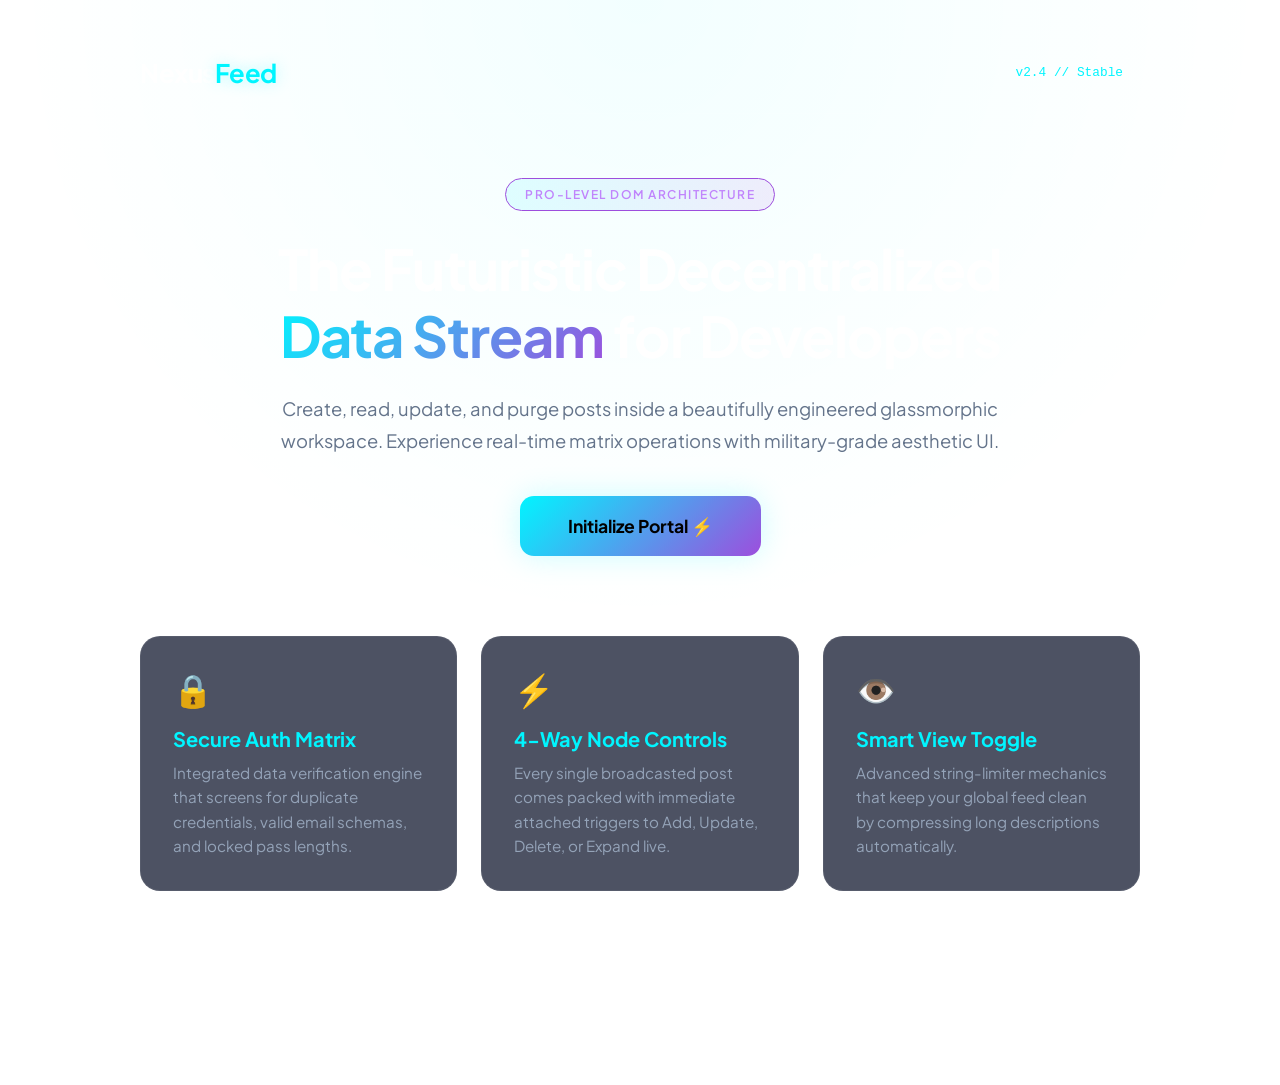
<file: index.html>
<!DOCTYPE html>
<html lang="en">
<head>
  <meta charset="UTF-8">
  <meta name="viewport" content="width=device-width, initial-scale=1.0">
  <title>NexusFeed // Next-Gen Social Matrix</title>
  <link rel="stylesheet" href="style.css">
</head>
<body>

  <div class="landing-container">
    <nav class="landing-nav">
      <div class="logo">Nexus<span>Feed</span></div>
      <div class="nav-status">v2.4 // Stable</div>
    </nav>

    <main class="hero-section">
      <div class="badge">PRO-LEVEL DOM ARCHITECTURE</div>
      <h1>The Futuristic Decentralized <br><span>Data Stream</span> for Developers</h1>
      <p>Create, read, update, and purge posts inside a beautifully engineered glassmorphic workspace. Experience real-time matrix operations with military-grade aesthetic UI.</p>
      
      <div class="cta-wrapper">
        <a href="signup.html" class="cta-btn">Initialize Portal ⚡</a>
      </div>
    </main>

    <section class="features-grid">
      
      <div class="feat-card">
        <div class="feat-icon">🔒</div>
        <h3>Secure Auth Matrix</h3>
        <p>Integrated data verification engine that screens for duplicate credentials, valid email schemas, and locked pass lengths.</p>
      </div>

      <div class="feat-card">
        <div class="feat-icon">⚡</div>
        <h3>4-Way Node Controls</h3>
        <p>Every single broadcasted post comes packed with immediate attached triggers to Add, Update, Delete, or Expand live.</p>
      </div>

      <div class="feat-card">
        <div class="feat-icon">👁️</div>
        <h3>Smart View Toggle</h3>
        <p>Advanced string-limiter mechanics that keep your global feed clean by compressing long descriptions automatically.</p>
      </div>

    </section>

    <footer class="landing-footer">
      <p>&copy; 2026 NexusFeed Core Labs. Formulated using Pure CSS & Student-Friendly DOM Logic.</p>
    </footer>
  </div>

</body>
</html>
</file>
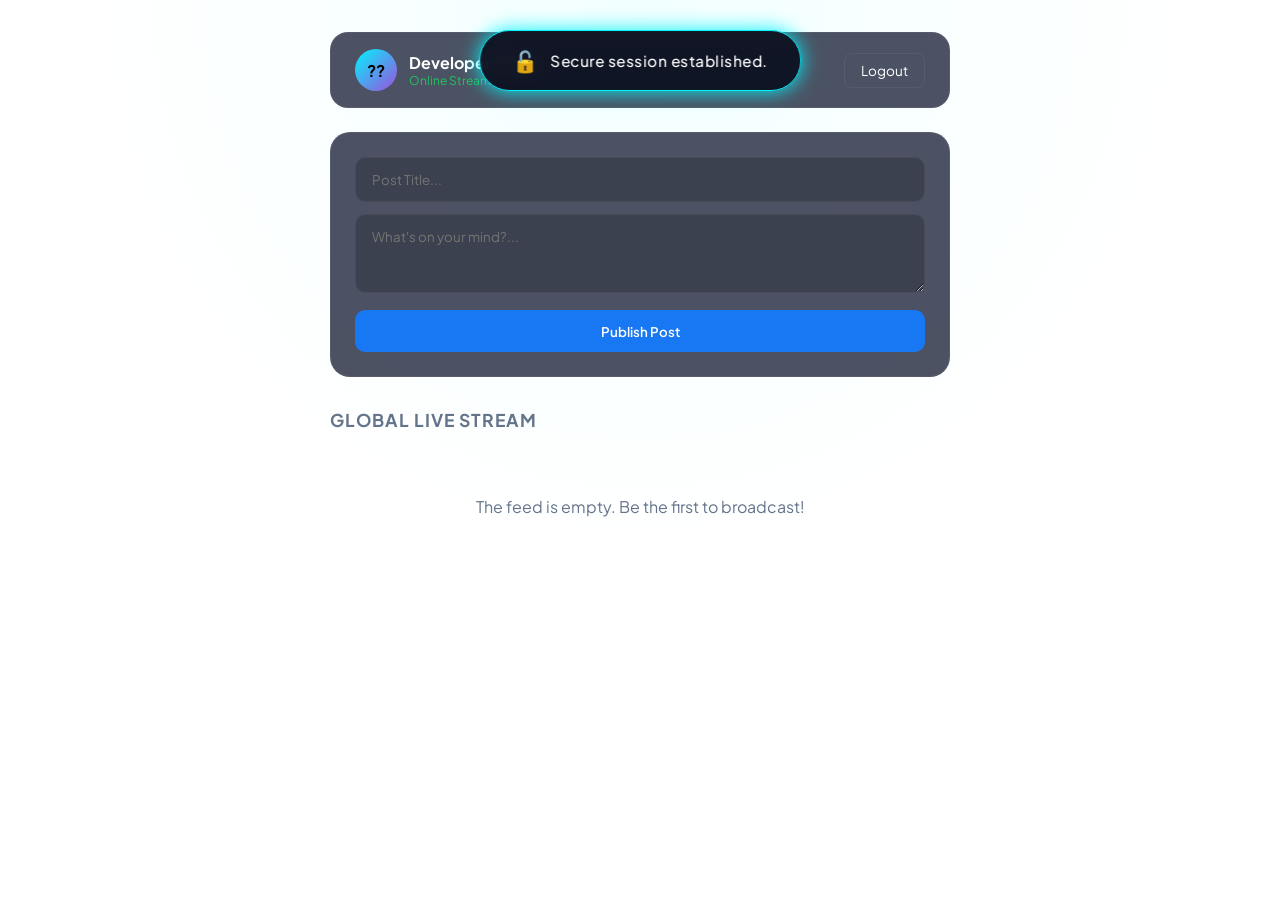
<file: feed.html>
<!DOCTYPE html>
<html lang="en">
<head>
  <meta charset="UTF-8">
  <meta name="viewport" content="width=device-width, initial-scale=1.0">
  <title>NexusFeed // Global Live Stream</title>
  <link rel="stylesheet" href="style.css">
</head>
<body>

  <div id="customAlert" class="custom-alert">
    <div class="alert-content">
      <span id="alertIcon">⚡</span>
      <p id="alertMessage">System Online</p>
    </div>
  </div>

  <div class="main-app-page">
    <header class="app-header">
      <div class="user-profile">
        <div class="avatar" id="userAvatar">??</div>
        <div>
          <h4 id="displayUser">Developer Portal</h4>
          <span class="status-dot">Online Stream</span>
        </div>
      </div>
      <a href="login.html" class="logout-btn" style="text-decoration: none; font-size: 0.85rem;">Logout</a>
    </header>

    <div class="create-post-box">
      <form id="postForm">
        <input type="text" id="postTitle" placeholder="Post Title..." required>
        <textarea id="postContent" placeholder="What's on your mind?..." rows="3" required></textarea>
        <button type="submit" id="submitBtn">Publish Post</button>
      </form>
    </div>

    <div class="feed-section">
      <h3>Global Live Stream</h3>
      <div id="postsWrapper">
        <div id="emptyMessage" class="empty-feed">The feed is empty. Be the first to broadcast!</div>
      </div>
    </div>
  </div>

  <script src="app.js"></script>
</body>
</html>
</file>
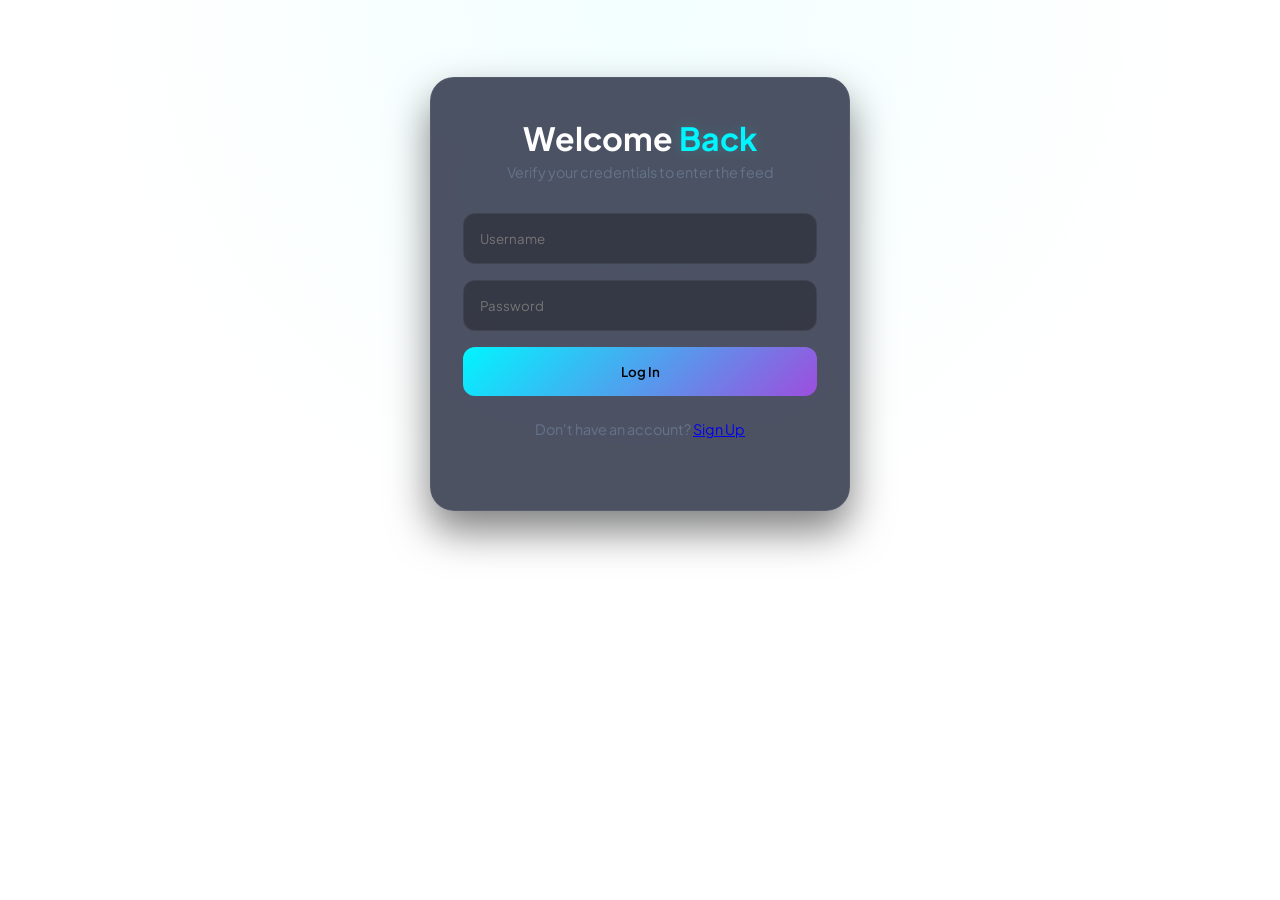
<file: login.html>
<!DOCTYPE html>
<html lang="en">
<head>
  <meta charset="UTF-8">
  <meta name="viewport" content="width=device-width, initial-scale=1.0">
  <title>NexusFeed // Access Portal</title>
  <link rel="stylesheet" href="style.css">
</head>
<body>

  <div id="customAlert" class="custom-alert">
    <div class="alert-content">
      <span id="alertIcon">⚠️</span>
      <p id="alertMessage">Security Check</p>
    </div>
  </div>

  <div class="auth-container">
    <div class="auth-card">
      <h2>Welcome <span>Back</span></h2>
      <p>Verify your credentials to enter the feed</p>
      <form id="loginForm">
        <input type="text" id="loginUser" placeholder="Username" required>
        <input type="password" id="loginPass" placeholder="Password" required>
        <button type="submit">Log In</button>
      </form>
      <p class="switch-text">Don't have an account? <a href="signup.html">Sign Up</a></p>
    </div>
  </div>

  <script>
    function triggerAlert(message, icon, color) {
      const alertBox = document.getElementById("customAlert");
      const alertMsg = document.getElementById("alertMessage");
      const alertIco = document.getElementById("alertIcon");
      alertMsg.innerText = message;
      alertIco.innerText = icon;
      alertBox.style.borderColor = color;
      alertBox.style.boxShadow = "0 0 20px " + color;
      alertBox.classList.add("show");
      setTimeout(function() { alertBox.classList.remove("show"); }, 2500);
    }

    let urlParams = new URLSearchParams(window.location.search);
    let registeredUser = urlParams.get('user');
    if (registeredUser) {
      document.getElementById("loginUser").value = registeredUser;
    }

    document.getElementById("loginForm").addEventListener("submit", function(e) {
      e.preventDefault();
      
      let inputUser = document.getElementById("loginUser").value.trim();
      let inputPass = document.getElementById("loginPass").value;

      let registeredUsers = JSON.parse(sessionStorage.getItem("network_db")) || [];
      
      let matchFound = false;
      for (let i = 0; i < registeredUsers.length; i++) {
        if (registeredUsers[i].user.toLowerCase() === inputUser.toLowerCase() && registeredUsers[i].password === inputPass) {
          matchFound = true;
          break;
        }
      }

      if (!matchFound) {
        triggerAlert("Invalid Username or Password! Access Denied.", "🔒", "#ef4444");
        return;
      }

      triggerAlert("Access Granted! Loading system core...", "🔓", "#00f5ff");
      
      setTimeout(function() {
        window.location.href = "feed.html?user=" + encodeURIComponent(inputUser);
      }, 1500);
    });
  </script>
</body>
</html>
</file>
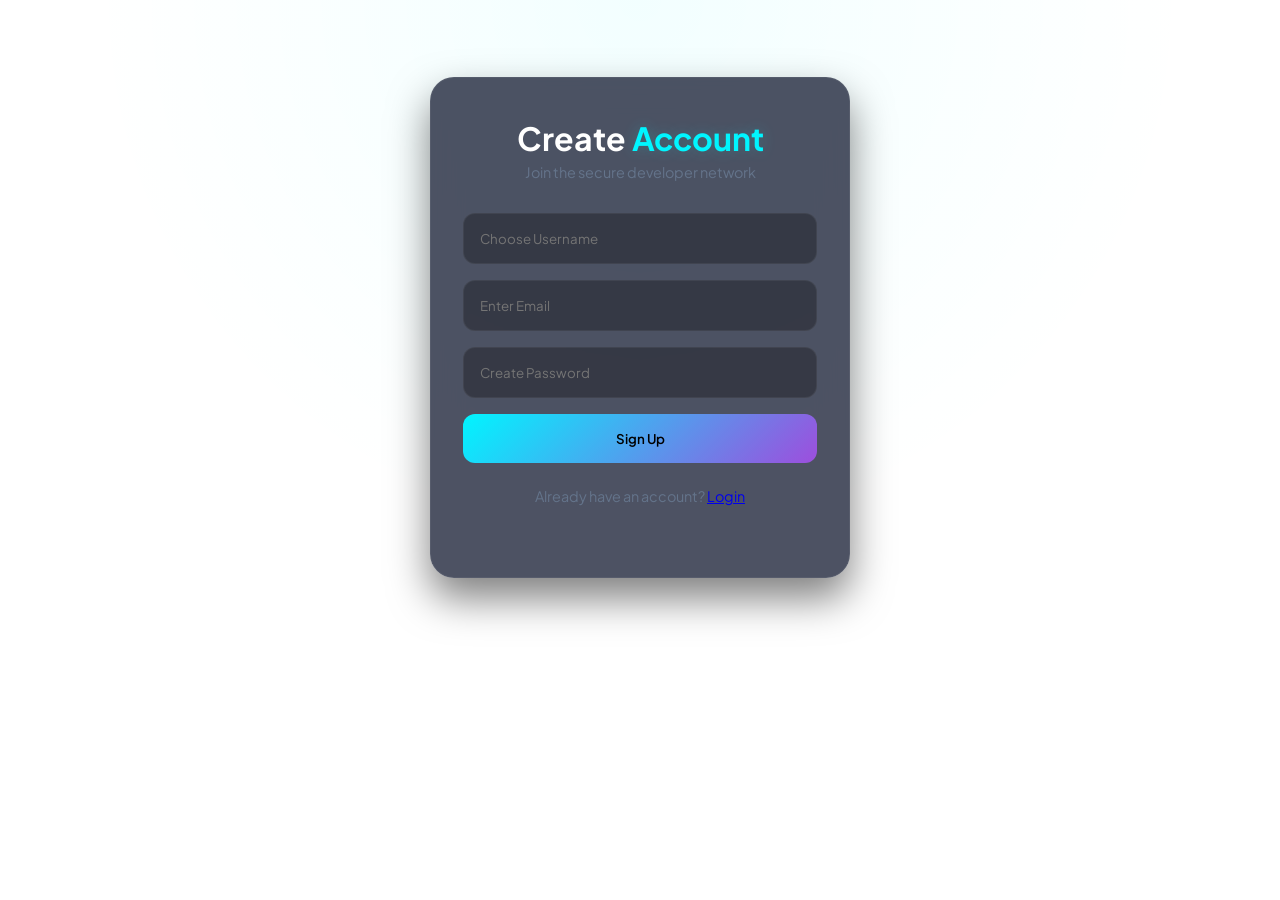
<file: signup.html>
<!DOCTYPE html>
<html lang="en">
<head>
  <meta charset="UTF-8">
  <meta name="viewport" content="width=device-width, initial-scale=1.0">
  <title>NexusFeed // Join the Network</title>
  <link rel="stylesheet" href="style.css">
</head>
<body>

  <div id="customAlert" class="custom-alert">
    <div class="alert-content">
      <span id="alertIcon">⚠️</span>
      <p id="alertMessage">Initial State</p>
    </div>
  </div>

  <div class="auth-container">
    <div class="auth-card">
      <h2>Create <span>Account</span></h2>
      <p>Join the secure developer network</p>
      <form id="signupForm">
    <input type="text" id="signupUser" placeholder="Choose Username" required>
    <input type="email" id="signupEmail" placeholder="Enter Email" required>
    <input type="password" id="signupPass" placeholder="Create Password" required>
    <button type="submit">Sign Up</button>
    </form>
      <p class="switch-text">Already have an account? <a href="login.html">Login</a></p>
    </div>
  </div>

 <script>
  function triggerAlert(message, icon, color) {
    const alertBox = document.getElementById("customAlert");
    const alertMsg = document.getElementById("alertMessage");
    const alertIco = document.getElementById("alertIcon");
    alertMsg.innerText = message;
    alertIco.innerText = icon;
    alertBox.style.borderColor = color;
    alertBox.style.boxShadow = "0 0 20px " + color;
    alertBox.classList.add("show");
    setTimeout(function() { alertBox.classList.remove("show"); }, 2500);
  }

  document.getElementById("signupForm").addEventListener("submit", function(e) {
    e.preventDefault();
    
    let username = document.getElementById("signupUser").value.trim();
    let email = document.getElementById("signupEmail").value.trim();
    let pass = document.getElementById("signupPass").value;

    if (email.indexOf("@") === -1 || email.indexOf(".") === -1) {
      triggerAlert("Please enter a valid email address!", "📧", "#ef4444");
      return;
    }

    if (pass.length < 6) {
      triggerAlert("Password must be at least 6 characters long!", "🔑", "#ef4444");
      return; 
    }

    let registeredUsers = JSON.parse(sessionStorage.getItem("network_db")) || [];

    let userExists = false;
    let emailExists = false;

    for (let i = 0; i < registeredUsers.length; i++) {

      if (registeredUsers[i].user && registeredUsers[i].user.toLowerCase() === username.toLowerCase()) {
        userExists = true;
        break;
    }
    
    if (registeredUsers[i].email && registeredUsers[i].email.toLowerCase() === email.toLowerCase()) {
        emailExists = true;
        break;
    }
    }
    if (userExists) {
      triggerAlert("Username is already taken! Try another one.", "❌", "#ef4444");
      return;
    }

    if (emailExists) {
      triggerAlert("This email is already registered! Try logging in.", "✉️", "#ef4444");
      return;
    }

    registeredUsers.push({ user: username, email: email, password: pass });
    sessionStorage.setItem("network_db", JSON.stringify(registeredUsers));

    triggerAlert("Account secured! Redirecting to login...", "🚀", "#22c55e");
    
    setTimeout(function() {
      window.location.href = "login.html?user=" + encodeURIComponent(username);
    }, 2000);
  });

</script>
</body>
</html>
</file>
<file: style.css>
@import url('https://fonts.googleapis.com/css2?family=Plus+Jakarta+Sans:wght@400;500;600;700&display=swap');

:root {
  --bg-dark: #060814;
  --card-bg: rgba(18, 24, 47, 0.75);
  --neon-cyan: #00f5ff;
  --neon-purple: #9d4edd;
  --neon-green: #22c55e;
  --text-main: #ffffff;
  --text-muted: #64748b;
  --border-glow: rgba(255, 255, 255, 0.06);
}

* { 
  margin: 0; 
  padding: 0; 
  box-sizing: border-box; 
  font-family: 'Plus Jakarta Sans', sans-serif; 
}

body {
  background-color: var(--bg-dark);
  color: var(--text-main);
  min-height: 100vh;
  display: flex;
  justify-content: center;
  align-items: flex-start;
  padding: 2rem 1rem;
  background: radial-gradient(circle at 50% 0%, rgba(0, 245, 255, 0.05), transparent 50%);
}

.landing-container {
  width: 100%;
  max-width: 1000px;
  margin: 0 auto;
  display: flex;
  flex-direction: column;
  min-height: 85vh;
}

.landing-nav {
  display: flex;
  justify-content: space-between;
  align-items: center;
  padding: 1.5rem 0;
  border-bottom: 1px solid var(--border-glow);
  margin-bottom: 4rem;
}

.landing-nav .logo {
  font-size: 1.6rem;
  font-weight: 700;
  letter-spacing: -0.5px;
}

.landing-nav .logo span {
  color: var(--neon-cyan);
  text-shadow: 0 0 15px rgba(0, 245, 255, 0.3);
}

.nav-status {
  font-size: 0.8rem;
  background: rgba(255, 255, 255, 0.05);
  padding: 0.4rem 1rem;
  border-radius: 20px;
  border: 1px solid var(--border-glow);
  color: var(--neon-cyan);
  font-family: monospace;
}

.hero-section {
  text-align: center;
  max-width: 800px;
  margin: 0 auto 5rem auto;
}

.badge {
  display: inline-block;
  font-size: 0.75rem;
  font-weight: 600;
  letter-spacing: 1.5px;
  background: linear-gradient(90deg, rgba(0,245,255,0.1), rgba(157,78,221,0.1));
  border: 1px solid var(--neon-purple);
  color: #c084fc;
  padding: 0.5rem 1.2rem;
  border-radius: 30px;
  margin-bottom: 1.5rem;
}

.hero-section h1 {
  font-size: 3.5rem;
  font-weight: 700;
  line-height: 1.2;
  letter-spacing: -1px;
  margin-bottom: 1.5rem;
}

.hero-section h1 span {
  background: linear-gradient(135deg, var(--neon-cyan), var(--neon-purple));
  -webkit-background-clip: text;
  -webkit-text-fill-color: transparent;
}

.hero-section p {
  font-size: 1.15rem;
  color: var(--text-muted);
  line-height: 1.7;
  margin-bottom: 2.5rem;
}

.cta-btn {
  display: inline-block;
  background: linear-gradient(135deg, var(--neon-cyan), var(--neon-purple));
  color: #000000;
  text-decoration: none;
  padding: 1.2rem 3rem;
  font-size: 1.1rem;
  font-weight: 700;
  border-radius: 14px;
  box-shadow: 0 0 30px rgba(0, 245, 255, 0.2);
  transition: all 0.3s cubic-bezier(0.175, 0.885, 0.32, 1.275);
}

.cta-btn:hover {
  transform: translateY(-4px);
  box-shadow: 0 10px 30px rgba(0, 245, 255, 0.45);
}

.features-grid {
  display: grid;
  grid-template-columns: repeat(auto-fit, minmax(280px, 11fr));
  gap: 1.5rem;
  margin-bottom: 5rem;
}

.feat-card {
  background: var(--card-bg);
  border: 1px solid var(--border-glow);
  padding: 2rem;
  border-radius: 20px;
  backdrop-filter: blur(10px);
  transition: all 0.3s ease;
}

.feat-card:hover {
  border-color: rgba(0, 245, 255, 0.2);
  transform: translateY(-5px);
  box-shadow: 0 15px 30px rgba(0, 0, 0, 0.3);
}

.feat-icon {
  font-size: 2rem;
  margin-bottom: 1rem;
}

.feat-card h3 {
  font-size: 1.25rem;
  color: var(--neon-cyan);
  margin-bottom: 0.6rem;
}

.feat-card p {
  color: #94a3b8;
  font-size: 0.95rem;
  line-height: 1.6;
}

.landing-footer {
  text-align: center;
  padding: 2rem 0;
  border-top: 1px solid var(--border-glow);
  color: rgba(255, 255, 255, 0.2);
  font-size: 0.85rem;
}

@media (max-width: 768px) {
  .hero-section h1 { font-size: 2.3rem; }
  .hero-section p { font-size: 1rem; }
  .cta-btn { padding: 1rem 2rem; font-size: 1rem; }
}

.custom-alert {
  position: fixed;
  top: -100px;
  left: 50%;
  transform: translateX(-50%);
  background: rgba(10, 15, 30, 0.9);
  border: 1px solid var(--neon-cyan);
  box-shadow: 0 0 20px rgba(0, 245, 255, 0.3);
  padding: 1rem 2rem;
  border-radius: 30px;
  z-index: 1000;
  transition: all 0.5s cubic-bezier(0.175, 0.885, 0.32, 1.275);
  backdrop-filter: blur(10px);
}
.custom-alert.show { 
  top: 30px; 
}

.alert-content { 
  display: flex; 
  align-items: center; 
  gap: 12px; 
}

#alertIcon { 
  font-size: 1.3rem; 
}

#alertMessage { 
  font-weight: 500; 
  font-size: 0.95rem; 
  letter-spacing: 0.5px; 
}

.auth-container { 
  width: 100%; 
  max-width: 420px; 
  margin-top: 5vh; 
}

.auth-card {
  background: var(--card-bg);
  border: 1px solid var(--border-glow);
  padding: 2.5rem 2rem;
  border-radius: 24px;
  backdrop-filter: blur(15px);
  box-shadow: 0 20px 40px rgba(0,0,0,0.5);
  text-align: center;
}
.auth-card h2 { 
  font-size: 2rem; 
  margin-bottom: 5px; 
}

.auth-card h2 span { 
  color: var(--neon-cyan); 
  text-shadow: 0 0 15px rgba(0,245,255,0.2); 
}

.auth-card p {
  color: var(--text-muted); 
  font-size: 0.9rem; 
  margin-bottom: 2rem; 
}

.auth-card input {
  width: 100%; 
  background: rgba(0,0,0,0.3); 
  border: 1px solid var(--border-glow);
  padding: 1rem; 
  border-radius: 12px; 
  color: white; 
  margin-bottom: 1rem; 
  outline: none;
}

.auth-card input:focus { 
  border-color: var(--neon-cyan); 
}

.auth-card button {
  width: 100%; 
  background: linear-gradient(135deg, var(--neon-cyan), var(--neon-purple));
  color: black; 
  border: none; 
  padding: 1rem; 
  border-radius: 12px; 
  font-weight: 600; 
  cursor: pointer;
}
.switch-text { 
  margin-top: 1.5rem; 
  font-size: 0.85rem; 
  color: var(--text-muted); 
}

.switch-text span { 
  color: var(--neon-cyan); 
  cursor: pointer; 
  font-weight: 500; 
}

.main-app-page { 
  width: 100%; 
  max-width: 620px; 
}

.app-header {
  display: flex; 
  justify-content: space-between; 
  align-items: center;
  background: var(--card-bg); 
  padding: 1rem 1.5rem; 
  border-radius: 18px;
  border: 1px solid var(--border-glow); 
  margin-bottom: 1.5rem;
}

.user-profile { 
  display: flex; 
  align-items: center; 
  gap: 12px; 
}

.avatar {
  width: 42px; 
  height: 42px; 
  background: linear-gradient(135deg, var(--neon-cyan), var(--neon-purple));
  border-radius: 50%; 
  color: black; 
  font-weight: 700; 
  display: flex; 
  align-items: center; 
  justify-content: center;
}

.status-dot { 
  font-size: 0.75rem; 
  color: var(--neon-green); 
  display: flex; 
  align-items: center; 
  gap: 5px; 
}

.logout-btn { 
  background: transparent; 
  border: 1px solid var(--border-glow); 
  color: white; 
  padding: 0.5rem 1rem; 
  border-radius: 8px; 
  cursor: pointer; 
}

.create-post-box {
  background: var(--card-bg); 
  border: 1px solid var(--border-glow);
  padding: 1.5rem; 
  border-radius: 20px; 
  margin-bottom: 2rem;
}

.create-post-box input, .create-post-box textarea {
  width: 100%; 
  background: rgba(0,0,0,0.2); 
  border: 1px solid var(--border-glow);
  padding: 0.8rem 1rem; 
  border-radius: 10px; 
  color: white; 
  outline: none; 
  margin-bottom: 0.8rem;
}

#submitBtn {
  width: 100%; 
  background: #1877f2; 
  color: white; 
  border: none; 
  padding: 0.8rem; 
  border-radius: 10px; 
  font-weight: 600; 
  cursor: pointer; 
  transition: 0.2s;
}

#submitBtn:hover { 
  background: #166fe5; 
}

.feed-section h3 { 
  font-size: 1.1rem; 
  color: var(--text-muted); 
  text-transform: uppercase; 
  margin-bottom: 1rem; 
  letter-spacing: 1px; 
}

.post-card {
  background: var(--card-bg); 
  border: 1px solid var(--border-glow);
  padding: 1.5rem; 
  border-radius: 16px; 
  margin-bottom: 1rem;
  animation: slideUp 0.4s ease;
}

.post-card h4 { 
  color: var(--neon-cyan); 
  font-size: 1.25rem; 
  margin-bottom: 0.5rem; 
}

.post-card p { 
  color: #e2e8f0; 
  font-size: 0.98rem; 
  line-height: 1.6; 
  word-break: break-word; 
}

.post-btn-matrix {
  display: grid; 
  grid-template-columns: repeat(4, 11fr); 
  gap: 8px;
  border-top: 1px solid var(--border-glow); 
  margin-top: 1.2rem; 
  padding-top: 0.8rem;
}

.matrix-btn {
  background: rgba(0,0,0,0.2); 
  border: 1px solid var(--border-glow);
  color: white; 
  padding: 0.5rem; 
  border-radius: 8px; 
  cursor: pointer;
  font-size: 0.8rem; 
  font-weight: 500; 
  text-align: center; 
  transition: 0.2s;
}

.m-add:hover { 
  border-color: var(--neon-green); 
  color: var(--neon-green); 
}

.m-update:hover { 
  border-color: var(--neon-cyan); 
  color: var(--neon-cyan); 
}

.m-delete:hover { 
  border-color: #ef4444; 
  color: #ef4444; 
}

.m-view:hover { 
  border-color: var(--neon-purple); 
  color: var(--neon-purple); 
}

.empty-feed { 
  text-align: center; 
  padding: 3rem; 
  color: var(--text-muted); 
  border: 1px dashed var(--border-glow); 
  border-radius: 16px; }

@keyframes slideUp { 
  from { opacity: 0; transform: translateY(15px); } 
  to { opacity: 1; transform: translateY(0); } 
}
</file>
